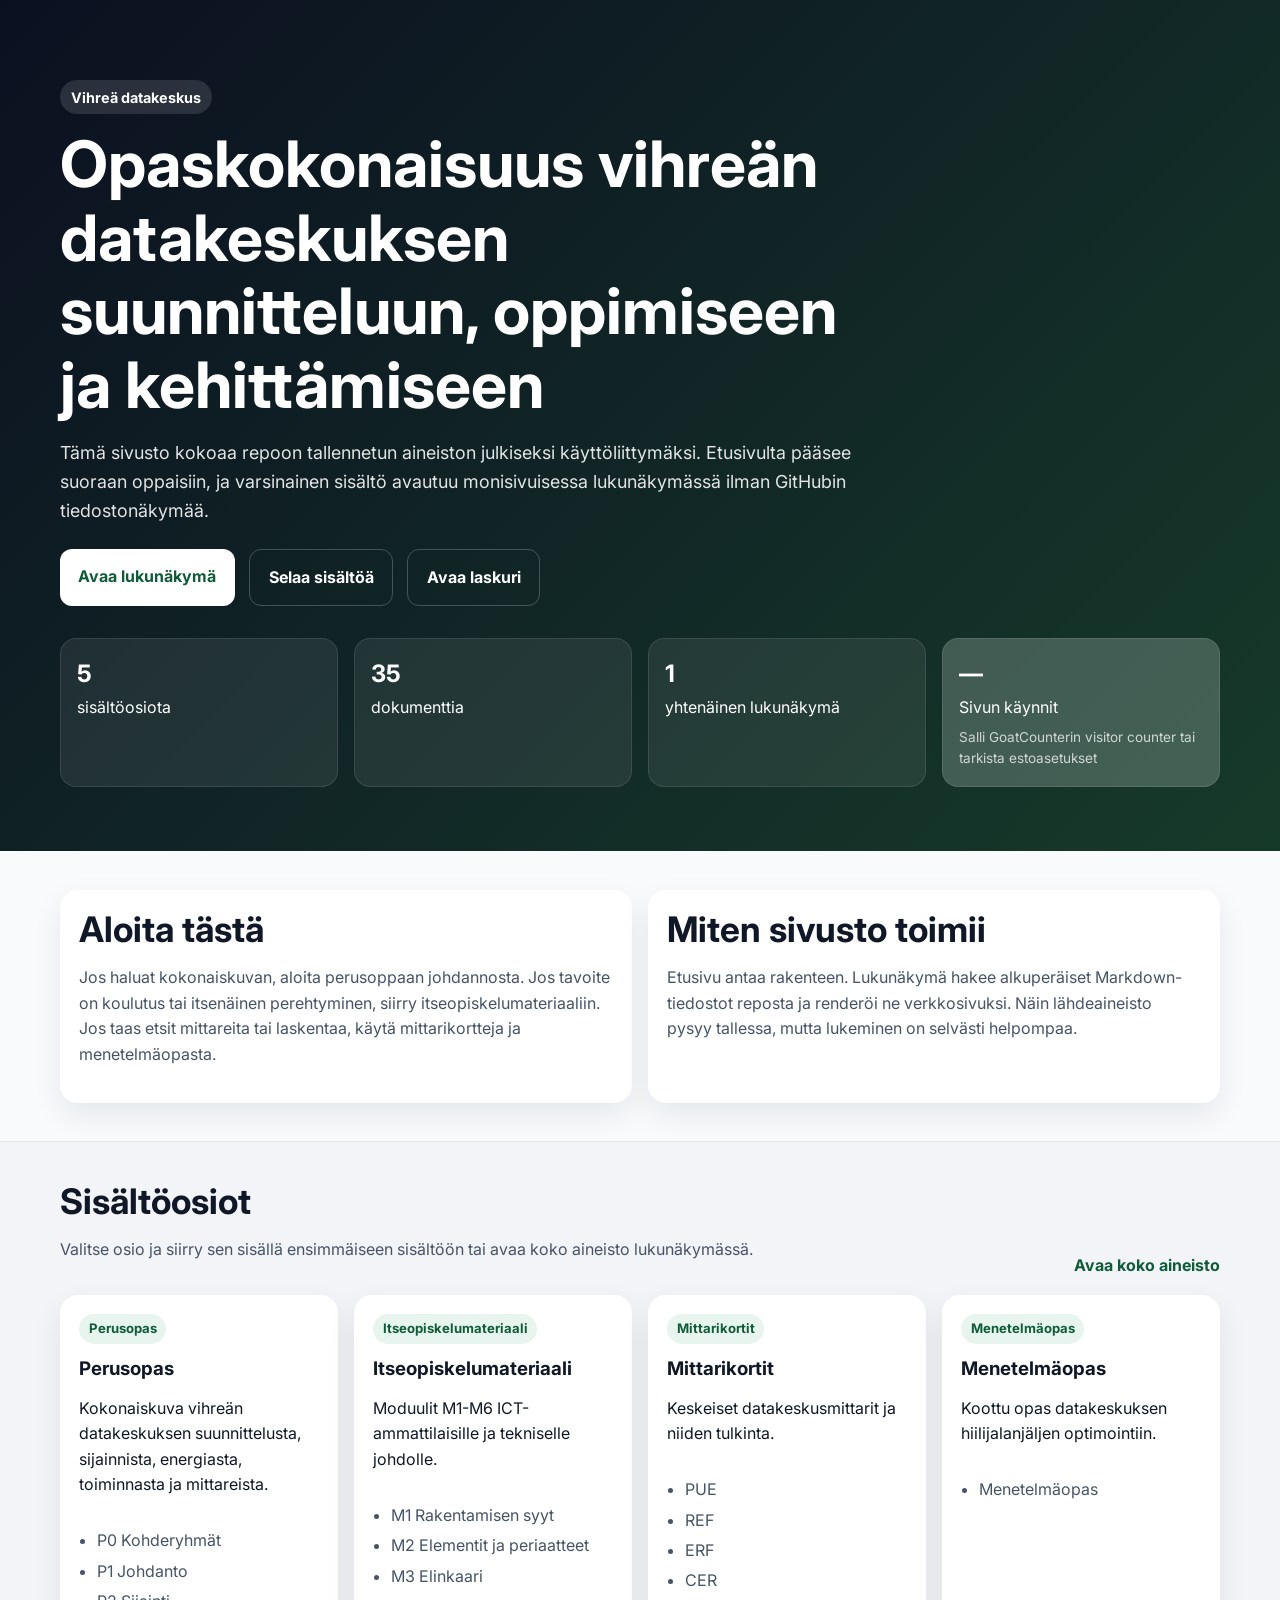
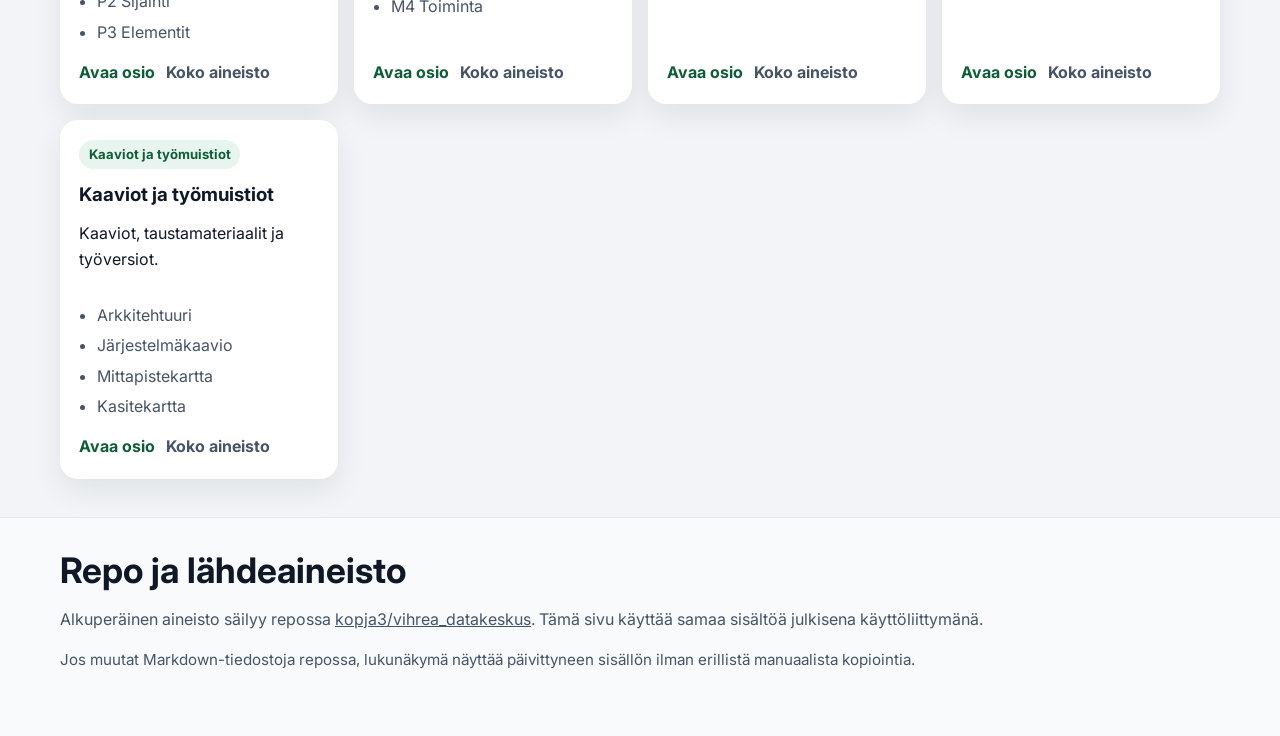
<file: docs/index.html>
<!DOCTYPE html>
<html lang="fi">
<head>
  <meta charset="UTF-8">
  <meta name="viewport" content="width=device-width, initial-scale=1.0">
  <title>Vihreä datakeskus</title>
  <meta name="description" content="Vihreä datakeskus -aineiston julkinen aloitussivu ja lukunäkymä.">
  <link rel="preconnect" href="https://fonts.googleapis.com">
  <link rel="preconnect" href="https://fonts.gstatic.com" crossorigin>
  <link href="https://fonts.googleapis.com/css2?family=Inter:wght@400;500;600;700;800&display=swap" rel="stylesheet">
  <script data-goatcounter="https://vihrea-datakeskus.goatcounter.com/count" async src="//gc.zgo.at/count.js"></script>
  <style>
    :root {
      --bg: #f8fafc;
      --surface: #ffffff;
      --surface-soft: #f2f4f7;
      --text: #101828;
      --muted: #475467;
      --line: #e4e7ec;
      --brand: #0f5c38;
      --brand-2: #157347;
      --brand-soft: #e8f5ee;
      --brand-soft-strong: rgba(232,245,238,0.22);
      --shadow: 0 12px 30px rgba(16,24,40,0.08);
      --radius: 18px;
      --container: 1160px;
    }
    * { box-sizing: border-box; }
    html { scroll-behavior: smooth; }
    body {
      margin: 0;
      font-family: Inter, system-ui, sans-serif;
      background: var(--bg);
      color: var(--text);
      line-height: 1.6;
    }
    a { color: inherit; }
    .container {
      width: min(var(--container), calc(100% - 2rem));
      margin: 0 auto;
    }
    .hero {
      background: linear-gradient(135deg, #0b1020 0%, #163a2a 100%);
      color: #fff;
      padding: 5rem 0 4rem;
    }
    .eyebrow {
      display: inline-block;
      padding: 0.35rem 0.7rem;
      border-radius: 999px;
      background: rgba(255,255,255,0.12);
      font-size: 0.9rem;
      font-weight: 700;
      margin-bottom: 0.8rem;
    }
    h1, h2, h3 { line-height: 1.15; margin: 0 0 0.75rem; }
    h1 { font-size: clamp(2.4rem, 5vw, 4.3rem); max-width: 820px; }
    h2 { font-size: clamp(1.6rem, 3vw, 2.2rem); }
    .lead {
      max-width: 820px;
      font-size: 1.12rem;
      color: rgba(255,255,255,0.88);
    }
    .hero-actions {
      display: flex;
      flex-wrap: wrap;
      gap: 0.9rem;
      margin-top: 1.5rem;
    }
    .button {
      display: inline-block;
      text-decoration: none;
      padding: 0.9rem 1.15rem;
      border-radius: 12px;
      font-weight: 700;
      transition: transform 0.18s ease;
    }
    .button:hover { transform: translateY(-1px); }
    .button.primary {
      background: #fff;
      color: var(--brand);
    }
    .button.secondary {
      border: 1px solid rgba(255,255,255,0.22);
      color: #fff;
    }
    .stats {
      display: grid;
      grid-template-columns: repeat(auto-fit, minmax(180px, 1fr));
      gap: 1rem;
      margin-top: 2rem;
    }
    .stat {
      background: rgba(255,255,255,0.08);
      border: 1px solid rgba(255,255,255,0.1);
      border-radius: 16px;
      padding: 1rem;
    }
    .stat strong {
      display: block;
      font-size: 1.5rem;
      margin-bottom: 0.15rem;
    }
    .stat.counter {
      background: var(--brand-soft-strong);
    }
    .stat small {
      display: block;
      margin-top: 0.35rem;
      color: rgba(255,255,255,0.75);
      font-size: 0.85rem;
    }
    .section {
      padding: 2.4rem 0;
    }
    .intro-grid, .card-grid {
      display: grid;
      gap: 1rem;
      grid-template-columns: repeat(auto-fit, minmax(250px, 1fr));
    }
    .card {
      background: var(--surface);
      border-radius: var(--radius);
      box-shadow: var(--shadow);
      padding: 1.2rem;
    }
    .card p, .section-intro, .mini-list, .footer p {
      color: var(--muted);
    }
    .section-header {
      display: flex;
      align-items: end;
      justify-content: space-between;
      gap: 1rem;
      margin-bottom: 1rem;
    }
    .section-header a {
      color: var(--brand);
      text-decoration: none;
      font-weight: 700;
    }
    .section-header a:hover { text-decoration: underline; }
    .topic-card {
      display: flex;
      flex-direction: column;
      gap: 0.9rem;
      background: var(--surface);
      border-radius: var(--radius);
      box-shadow: var(--shadow);
      padding: 1.2rem;
    }
    .topic-card .tag {
      align-self: start;
      padding: 0.28rem 0.6rem;
      border-radius: 999px;
      background: var(--brand-soft);
      color: var(--brand);
      font-size: 0.82rem;
      font-weight: 700;
    }
    .mini-list {
      margin: 0;
      padding-left: 1.1rem;
    }
    .mini-list li + li { margin-top: 0.3rem; }
    .topic-actions {
      margin-top: auto;
      display: flex;
      gap: 0.7rem;
      flex-wrap: wrap;
    }
    .topic-actions a {
      text-decoration: none;
      font-weight: 700;
      color: var(--brand);
    }
    .topic-actions a.secondary-link {
      color: var(--muted);
    }
    .strip {
      background: var(--surface-soft);
      border-top: 1px solid var(--line);
      border-bottom: 1px solid var(--line);
    }
    .footer {
      padding: 2rem 0 3rem;
    }
    .footer .small {
      font-size: 0.95rem;
    }
    @media (max-width: 700px) {
      .hero { padding: 4rem 0 3rem; }
      .section-header { display: block; }
    }
  </style>
</head>
<body>
  <header class="hero">
    <div class="container">
      <div class="eyebrow">Vihreä datakeskus</div>
      <h1>Opaskokonaisuus vihreän datakeskuksen suunnitteluun, oppimiseen ja kehittämiseen</h1>
      <p class="lead">Tämä sivusto kokoaa repoon tallennetun aineiston julkiseksi käyttöliittymäksi. Etusivulta pääsee suoraan oppaisiin, ja varsinainen sisältö avautuu monisivuisessa lukunäkymässä ilman GitHubin tiedostonäkymää.</p>
      <div class="hero-actions">
        <a class="button primary" href="./site-view.html">Avaa lukunäkymä</a>
        <a class="button secondary" href="#osiot">Selaa sisältöä</a>
        <a class="button secondary" href="./laskuri.html">Avaa laskuri</a>
      </div>
      <div class="stats" id="stats"></div>
    </div>
  </header>

  <section class="section">
    <div class="container intro-grid">
      <article class="card">
        <h2>Aloita tästä</h2>
        <p>Jos haluat kokonaiskuvan, aloita perusoppaan johdannosta. Jos tavoite on koulutus tai itsenäinen perehtyminen, siirry itseopiskelumateriaaliin. Jos taas etsit mittareita tai laskentaa, käytä mittarikortteja ja menetelmäopasta.</p>
      </article>
      <article class="card">
        <h2>Miten sivusto toimii</h2>
        <p>Etusivu antaa rakenteen. Lukunäkymä hakee alkuperäiset Markdown-tiedostot reposta ja renderöi ne verkkosivuksi. Näin lähdeaineisto pysyy tallessa, mutta lukeminen on selvästi helpompaa.</p>
      </article>
    </div>
  </section>

  <section id="osiot" class="section strip">
    <div class="container">
      <div class="section-header">
        <div>
          <h2>Sisältöosiot</h2>
          <p class="section-intro">Valitse osio ja siirry sen sisällä ensimmäiseen sisältöön tai avaa koko aineisto lukunäkymässä.</p>
        </div>
        <a href="./site-view.html">Avaa koko aineisto</a>
      </div>
      <div class="card-grid" id="sections"></div>
    </div>
  </section>

  <footer class="footer">
    <div class="container">
      <h2>Repo ja lähdeaineisto</h2>
      <p>Alkuperäinen aineisto säilyy repossa <a href="https://github.com/kopja3/vihrea_datakeskus" target="_blank" rel="noreferrer">kopja3/vihrea_datakeskus</a>. Tämä sivu käyttää samaa sisältöä julkisena käyttöliittymänä.</p>
      <p class="small">Jos muutat Markdown-tiedostoja repossa, lukunäkymä näyttää päivittyneen sisällön ilman erillistä manuaalista kopiointia.</p>
    </div>
  </footer>

  <script src="./site-data.js"></script>
  <script>
    const sectionsRoot = document.getElementById('sections');
    const statsRoot = document.getElementById('stats');
    const data = window.SITE_DATA;
    const totalSections = data.sections.length;
    const totalDocs = data.sections.reduce((sum, section) => sum + section.items.length, 0);

    function docHref(path) {
      return `./site-view.html?doc=${encodeURIComponent(path)}`;
    }

    function getGoatCounterPath() {
      return window.location.pathname + window.location.search;
    }

    statsRoot.innerHTML = `
      <div class="stat"><strong>${totalSections}</strong><span>sisältöosiota</span></div>
      <div class="stat"><strong>${totalDocs}</strong><span>dokumenttia</span></div>
      <div class="stat"><strong>1</strong><span>yhtenäinen lukunäkymä</span></div>
      <div class="stat counter"><strong id="visits-value">…</strong><span>Sivun käynnit</span><small id="visits-note">Ladataan käyntimäärää</small></div>
    `;

    const visitsValue = document.getElementById('visits-value');
    const visitsNote = document.getElementById('visits-note');

    function setVisits(value, note) {
      visitsValue.textContent = value;
      visitsNote.textContent = note;
    }

    async function loadVisits() {
      const path = getGoatCounterPath();
      const url = 'https://vihrea-datakeskus.goatcounter.com/counter/' + encodeURIComponent(path) + '.json';

      try {
        const response = await fetch(url, { cache: 'no-store' });
        if (!response.ok) {
          throw new Error('HTTP ' + response.status);
        }
        const payload = await response.json();
        if (!payload || typeof payload.count === 'undefined') {
          throw new Error('Missing count');
        }
        setVisits(payload.count || '0', 'GoatCounterin raportoimat käynnit tälle sivulle');
      } catch (error) {
        setVisits('—', 'Salli GoatCounterin visitor counter tai tarkista estoasetukset');
      }
    }

    loadVisits();

    sectionsRoot.innerHTML = data.sections.map(section => {
      const first = section.items[0];
      const preview = section.items.slice(0, 4).map(item => `<li>${item.title}</li>`).join('');
      return `
        <article class="topic-card">
          <span class="tag">${section.title}</span>
          <div>
            <h3>${section.title}</h3>
            <p>${section.summary}</p>
          </div>
          <ul class="mini-list">${preview}</ul>
          <div class="topic-actions">
            <a href="${docHref(first.path)}">Avaa osio</a>
            <a class="secondary-link" href="./site-view.html">Koko aineisto</a>
          </div>
        </article>
      `;
    }).join('');
  </script>
</body>
</html>
</file>
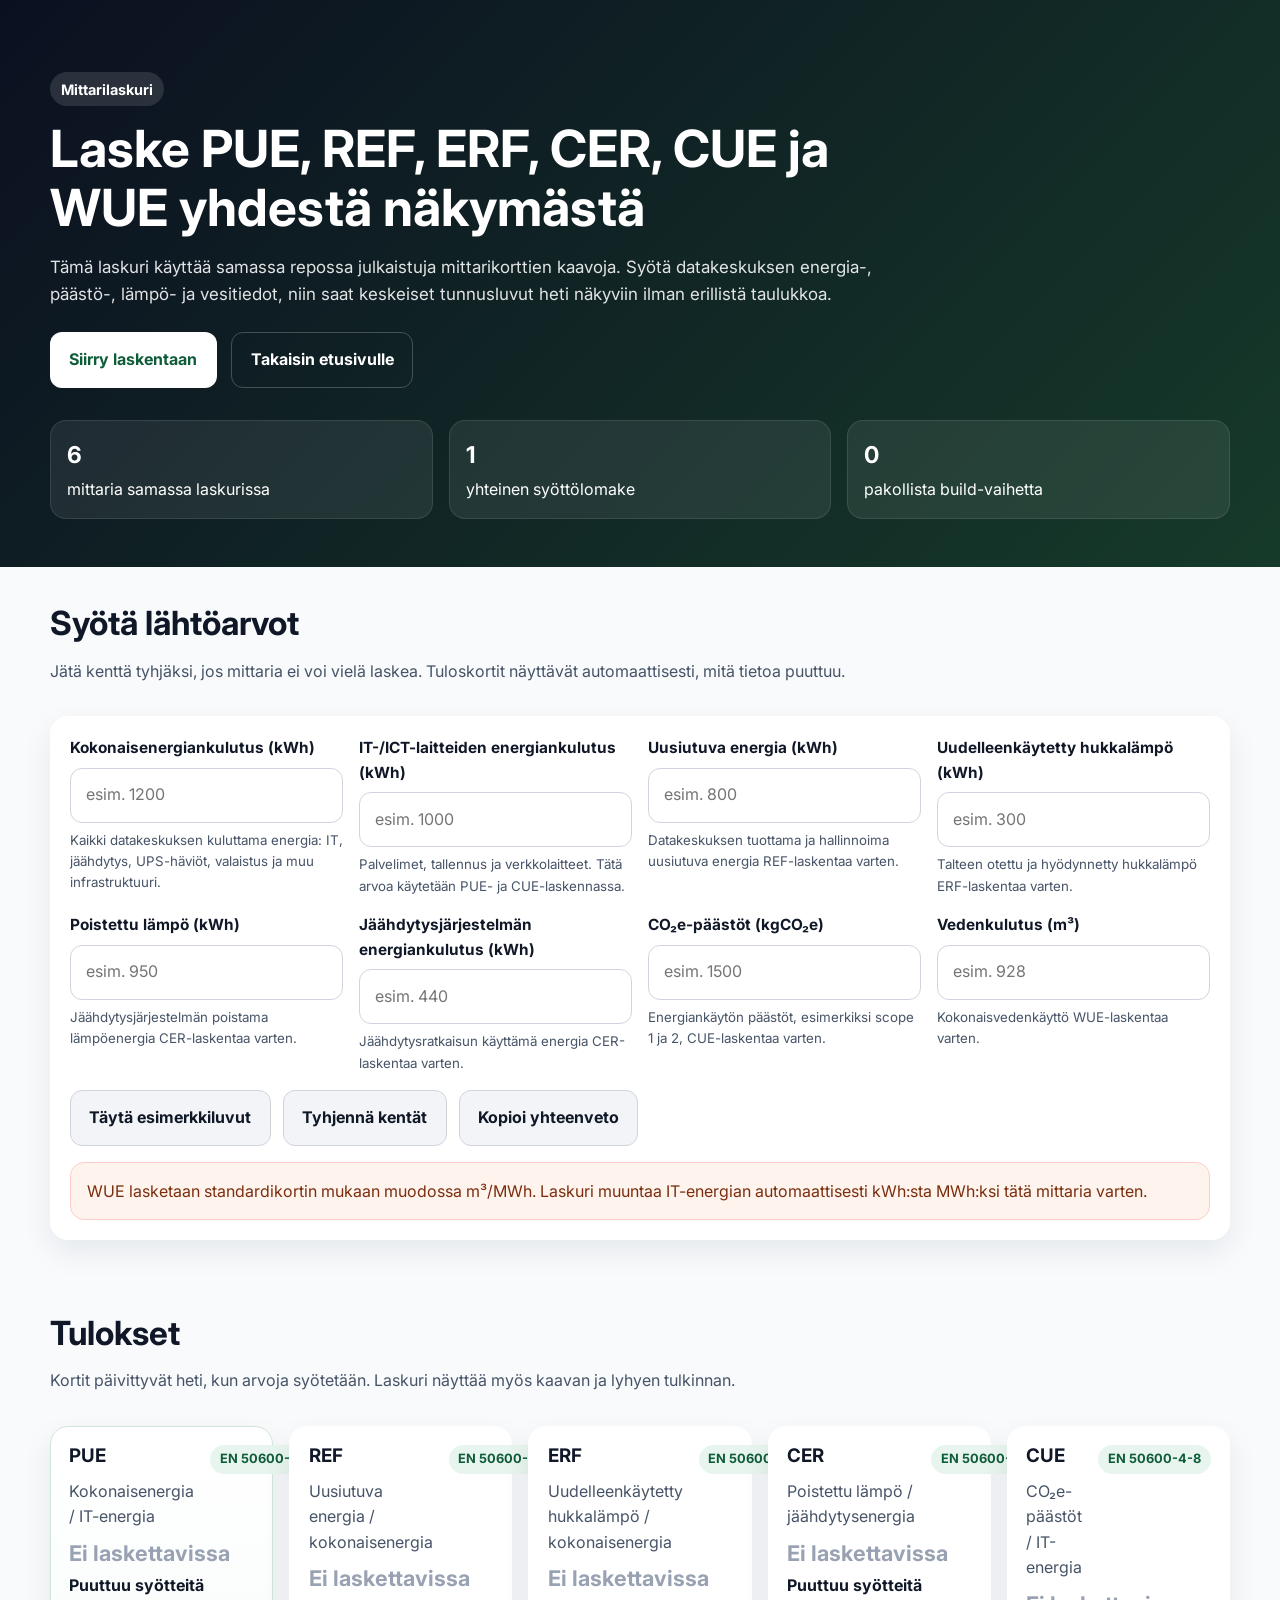
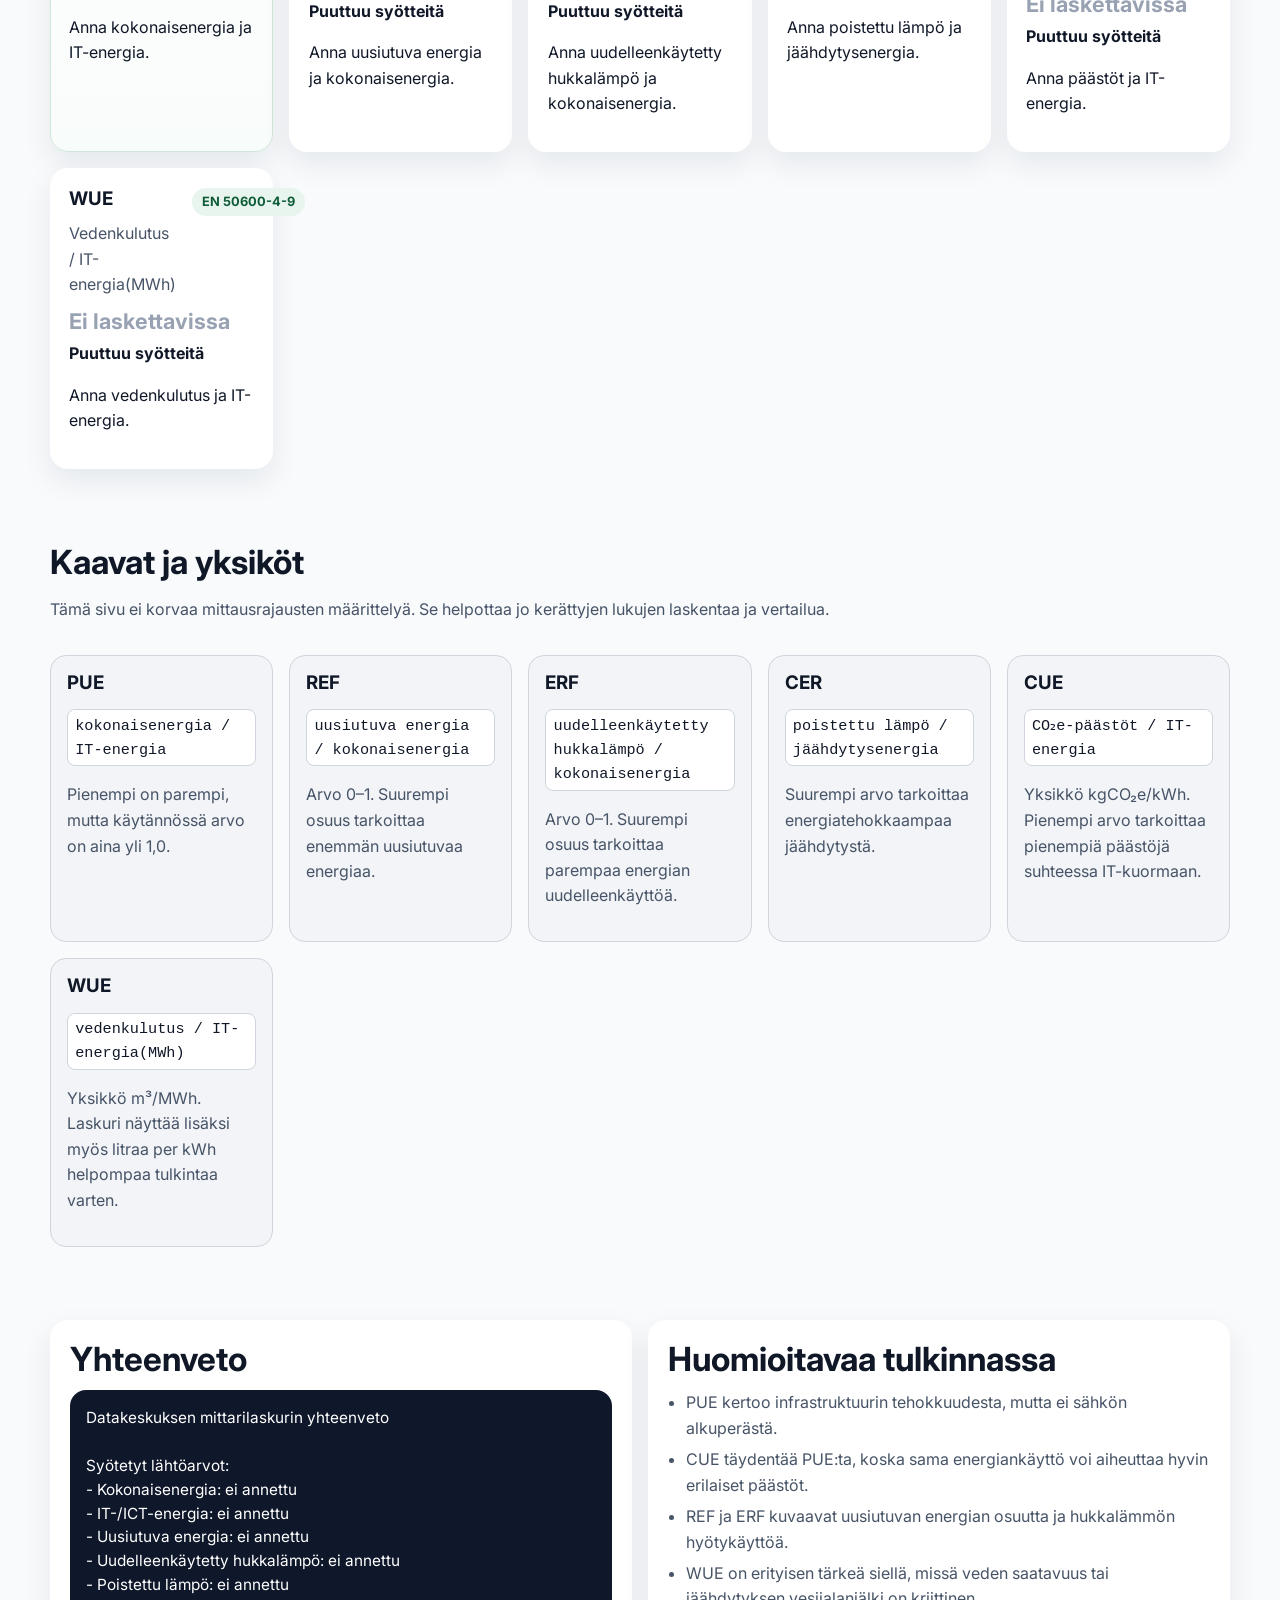
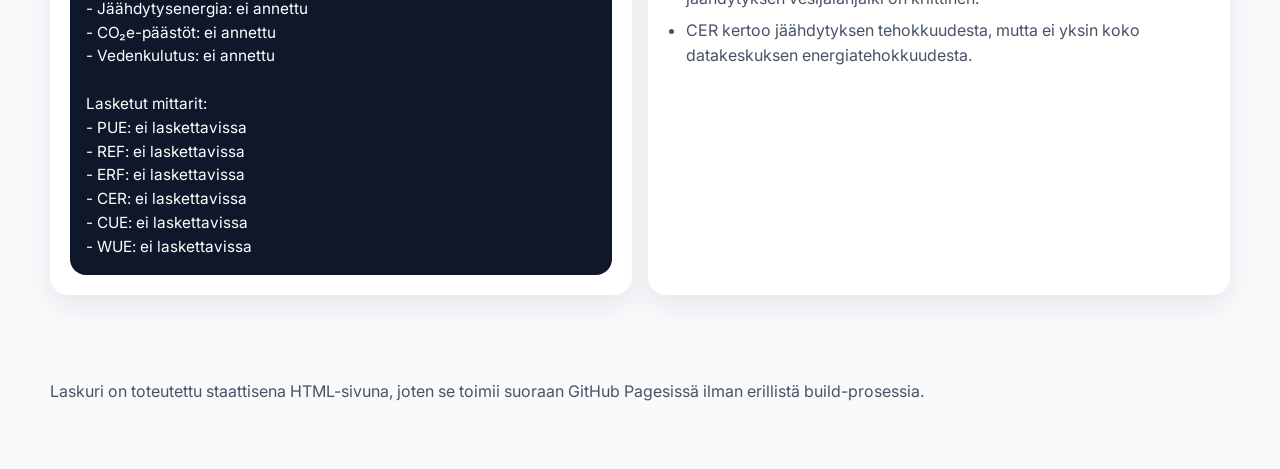
<file: docs/laskuri.html>
<!DOCTYPE html>
<html lang="fi">
<head>
  <meta charset="UTF-8">
  <meta name="viewport" content="width=device-width, initial-scale=1.0">
  <title>Vihreä datakeskus – mittarilaskuri</title>
  <meta name="description" content="Laske datakeskuksen PUE, REF, ERF, CER, CUE ja WUE yhdestä näkymästä.">
  <link rel="preconnect" href="https://fonts.googleapis.com">
  <link rel="preconnect" href="https://fonts.gstatic.com" crossorigin>
  <link href="https://fonts.googleapis.com/css2?family=Inter:wght@400;500;600;700;800&display=swap" rel="stylesheet">
  <style>
    :root {
      --bg: #f8fafc;
      --surface: #ffffff;
      --surface-soft: #f2f4f7;
      --text: #101828;
      --muted: #475467;
      --line: #d0d5dd;
      --brand: #0f5c38;
      --brand-2: #157347;
      --brand-soft: #e8f5ee;
      --warning: #b54708;
      --warning-soft: #fff4ed;
      --danger: #b42318;
      --shadow: 0 12px 30px rgba(16,24,40,0.08);
      --radius: 18px;
      --container: 1180px;
    }
    * { box-sizing: border-box; }
    html { scroll-behavior: smooth; }
    body {
      margin: 0;
      font-family: Inter, system-ui, sans-serif;
      background: var(--bg);
      color: var(--text);
      line-height: 1.6;
    }
    a { color: inherit; }
    .container {
      width: min(var(--container), calc(100% - 2rem));
      margin: 0 auto;
    }
    .hero {
      background: linear-gradient(135deg, #0b1020 0%, #163a2a 100%);
      color: #fff;
      padding: 4.5rem 0 3rem;
    }
    .eyebrow {
      display: inline-block;
      padding: 0.35rem 0.7rem;
      border-radius: 999px;
      background: rgba(255,255,255,0.12);
      font-size: 0.9rem;
      font-weight: 700;
      margin-bottom: 0.8rem;
    }
    h1, h2, h3 { line-height: 1.15; margin: 0 0 0.75rem; }
    h1 { font-size: clamp(2.2rem, 4vw, 3.6rem); max-width: 860px; }
    h2 { font-size: clamp(1.4rem, 2.6vw, 2.1rem); }
    .lead {
      max-width: 860px;
      font-size: 1.06rem;
      color: rgba(255,255,255,0.88);
    }
    .hero-actions {
      display: flex;
      flex-wrap: wrap;
      gap: 0.9rem;
      margin-top: 1.5rem;
    }
    .button {
      display: inline-flex;
      align-items: center;
      justify-content: center;
      gap: 0.45rem;
      padding: 0.9rem 1.15rem;
      border-radius: 12px;
      border: 1px solid transparent;
      background: transparent;
      color: inherit;
      cursor: pointer;
      text-decoration: none;
      font: inherit;
      font-weight: 700;
      transition: transform 0.18s ease, background-color 0.18s ease, border-color 0.18s ease;
    }
    .button:hover { transform: translateY(-1px); }
    .button.primary {
      background: #fff;
      color: var(--brand);
    }
    .button.secondary {
      border-color: rgba(255,255,255,0.22);
      color: #fff;
    }
    .button.ghost {
      background: var(--surface-soft);
      color: var(--text);
      border-color: var(--line);
    }
    .hero-stats {
      display: grid;
      grid-template-columns: repeat(auto-fit, minmax(180px, 1fr));
      gap: 1rem;
      margin-top: 2rem;
    }
    .hero-stat {
      background: rgba(255,255,255,0.08);
      border: 1px solid rgba(255,255,255,0.1);
      border-radius: 16px;
      padding: 1rem;
    }
    .hero-stat strong {
      display: block;
      font-size: 1.45rem;
      margin-bottom: 0.15rem;
    }
    .section {
      padding: 2.3rem 0;
    }
    .panel {
      background: var(--surface);
      border-radius: var(--radius);
      box-shadow: var(--shadow);
      padding: 1.25rem;
    }
    .panel p, .muted { color: var(--muted); }
    .input-grid, .result-grid, .formula-grid, .guide-grid {
      display: grid;
      gap: 1rem;
      grid-template-columns: repeat(auto-fit, minmax(220px, 1fr));
    }
    .field {
      display: flex;
      flex-direction: column;
      gap: 0.45rem;
    }
    .field label {
      font-weight: 700;
      font-size: 0.96rem;
    }
    .field small {
      color: var(--muted);
      min-height: 2.5em;
    }
    .field input {
      width: 100%;
      padding: 0.85rem 0.95rem;
      border-radius: 12px;
      border: 1px solid var(--line);
      background: #fff;
      color: var(--text);
      font: inherit;
    }
    .field input:focus {
      outline: 2px solid rgba(15,92,56,0.18);
      border-color: var(--brand-2);
    }
    .toolbar {
      display: flex;
      flex-wrap: wrap;
      gap: 0.75rem;
      margin-top: 1rem;
    }
    .section-header {
      display: flex;
      align-items: end;
      justify-content: space-between;
      gap: 1rem;
      margin-bottom: 1rem;
    }
    .result-card {
      background: var(--surface);
      border-radius: var(--radius);
      box-shadow: var(--shadow);
      padding: 1.15rem;
      border: 1px solid transparent;
    }
    .result-card.highlight {
      border-color: #cfe7d8;
      background: linear-gradient(180deg, #ffffff 0%, #f8fcfa 100%);
    }
    .metric-head {
      display: flex;
      align-items: start;
      justify-content: space-between;
      gap: 1rem;
      margin-bottom: 0.8rem;
    }
    .badge {
      display: inline-flex;
      align-items: center;
      padding: 0.25rem 0.6rem;
      border-radius: 999px;
      background: var(--brand-soft);
      color: var(--brand);
      font-size: 0.8rem;
      font-weight: 700;
      white-space: nowrap;
    }
    .value {
      font-size: 2rem;
      font-weight: 800;
      line-height: 1;
      margin: 0.2rem 0 0.55rem;
    }
    .value.empty {
      color: #98a2b3;
      font-size: 1.35rem;
      font-weight: 700;
    }
    .status {
      font-weight: 700;
      margin-bottom: 0.45rem;
    }
    .status.warn { color: var(--warning); }
    .status.bad { color: var(--danger); }
    .formula-card {
      background: var(--surface-soft);
      border-radius: 16px;
      padding: 1rem;
      border: 1px solid var(--line);
    }
    code.formula {
      display: inline-block;
      padding: 0.2rem 0.45rem;
      border-radius: 8px;
      background: #fff;
      border: 1px solid var(--line);
      font-family: ui-monospace, SFMono-Regular, Menlo, monospace;
      font-size: 0.95rem;
    }
    .notice {
      background: var(--warning-soft);
      border: 1px solid #fecdca;
      color: #7a2e0e;
      padding: 0.95rem 1rem;
      border-radius: 14px;
      margin-top: 1rem;
    }
    .footer {
      padding: 2rem 0 3rem;
    }
    .summary-box {
      background: #0f172a;
      color: #fff;
      border-radius: 16px;
      padding: 1rem;
      white-space: pre-wrap;
      font-size: 0.96rem;
      line-height: 1.55;
      min-height: 12rem;
    }
    ul.compact {
      margin: 0;
      padding-left: 1.15rem;
      color: var(--muted);
    }
    ul.compact li + li { margin-top: 0.35rem; }
    @media (max-width: 760px) {
      .hero { padding: 4rem 0 2.7rem; }
      .section-header { display: block; }
      .value { font-size: 1.75rem; }
    }
  </style>
</head>
<body>
  <header class="hero">
    <div class="container">
      <div class="eyebrow">Mittarilaskuri</div>
      <h1>Laske PUE, REF, ERF, CER, CUE ja WUE yhdestä näkymästä</h1>
      <p class="lead">Tämä laskuri käyttää samassa repossa julkaistuja mittarikorttien kaavoja. Syötä datakeskuksen energia-, päästö-, lämpö- ja vesitiedot, niin saat keskeiset tunnusluvut heti näkyviin ilman erillistä taulukkoa.</p>
      <div class="hero-actions">
        <a class="button primary" href="#laskenta">Siirry laskentaan</a>
        <a class="button secondary" href="./index.html">Takaisin etusivulle</a>
      </div>
      <div class="hero-stats">
        <div class="hero-stat"><strong>6</strong><span>mittaria samassa laskurissa</span></div>
        <div class="hero-stat"><strong>1</strong><span>yhteinen syöttölomake</span></div>
        <div class="hero-stat"><strong>0</strong><span>pakollista build-vaihetta</span></div>
      </div>
    </div>
  </header>

  <main>
    <section id="laskenta" class="section">
      <div class="container">
        <div class="section-header">
          <div>
            <h2>Syötä lähtöarvot</h2>
            <p class="muted">Jätä kenttä tyhjäksi, jos mittaria ei voi vielä laskea. Tuloskortit näyttävät automaattisesti, mitä tietoa puuttuu.</p>
          </div>
        </div>
        <div class="panel">
          <div class="input-grid">
            <div class="field">
              <label for="totalEnergy">Kokonaisenergiankulutus (kWh)</label>
              <input id="totalEnergy" name="totalEnergy" type="number" min="0" step="any" inputmode="decimal" placeholder="esim. 1200">
              <small>Kaikki datakeskuksen kuluttama energia: IT, jäähdytys, UPS-häviöt, valaistus ja muu infrastruktuuri.</small>
            </div>
            <div class="field">
              <label for="itEnergy">IT-/ICT-laitteiden energiankulutus (kWh)</label>
              <input id="itEnergy" name="itEnergy" type="number" min="0" step="any" inputmode="decimal" placeholder="esim. 1000">
              <small>Palvelimet, tallennus ja verkkolaitteet. Tätä arvoa käytetään PUE- ja CUE-laskennassa.</small>
            </div>
            <div class="field">
              <label for="renewableEnergy">Uusiutuva energia (kWh)</label>
              <input id="renewableEnergy" name="renewableEnergy" type="number" min="0" step="any" inputmode="decimal" placeholder="esim. 800">
              <small>Datakeskuksen tuottama ja hallinnoima uusiutuva energia REF-laskentaa varten.</small>
            </div>
            <div class="field">
              <label for="reusedHeat">Uudelleenkäytetty hukkalämpö (kWh)</label>
              <input id="reusedHeat" name="reusedHeat" type="number" min="0" step="any" inputmode="decimal" placeholder="esim. 300">
              <small>Talteen otettu ja hyödynnetty hukkalämpö ERF-laskentaa varten.</small>
            </div>
            <div class="field">
              <label for="removedHeat">Poistettu lämpö (kWh)</label>
              <input id="removedHeat" name="removedHeat" type="number" min="0" step="any" inputmode="decimal" placeholder="esim. 950">
              <small>Jäähdytysjärjestelmän poistama lämpöenergia CER-laskentaa varten.</small>
            </div>
            <div class="field">
              <label for="coolingEnergy">Jäähdytysjärjestelmän energiankulutus (kWh)</label>
              <input id="coolingEnergy" name="coolingEnergy" type="number" min="0" step="any" inputmode="decimal" placeholder="esim. 440">
              <small>Jäähdytysratkaisun käyttämä energia CER-laskentaa varten.</small>
            </div>
            <div class="field">
              <label for="emissions">CO₂e-päästöt (kgCO₂e)</label>
              <input id="emissions" name="emissions" type="number" min="0" step="any" inputmode="decimal" placeholder="esim. 1500">
              <small>Energiankäytön päästöt, esimerkiksi scope 1 ja 2, CUE-laskentaa varten.</small>
            </div>
            <div class="field">
              <label for="waterUse">Vedenkulutus (m³)</label>
              <input id="waterUse" name="waterUse" type="number" min="0" step="any" inputmode="decimal" placeholder="esim. 928">
              <small>Kokonaisvedenkäyttö WUE-laskentaa varten.</small>
            </div>
          </div>
          <div class="toolbar">
            <button class="button ghost" type="button" id="fillExample">Täytä esimerkkiluvut</button>
            <button class="button ghost" type="button" id="clearAll">Tyhjennä kentät</button>
            <button class="button ghost" type="button" id="copySummary">Kopioi yhteenveto</button>
          </div>
          <div class="notice" id="notice">WUE lasketaan standardikortin mukaan muodossa m³/MWh. Laskuri muuntaa IT-energian automaattisesti kWh:sta MWh:ksi tätä mittaria varten.</div>
        </div>
      </div>
    </section>

    <section class="section">
      <div class="container">
        <div class="section-header">
          <div>
            <h2>Tulokset</h2>
            <p class="muted">Kortit päivittyvät heti, kun arvoja syötetään. Laskuri näyttää myös kaavan ja lyhyen tulkinnan.</p>
          </div>
        </div>
        <div class="result-grid" id="results"></div>
      </div>
    </section>

    <section class="section">
      <div class="container">
        <div class="section-header">
          <div>
            <h2>Kaavat ja yksiköt</h2>
            <p class="muted">Tämä sivu ei korvaa mittausrajausten määrittelyä. Se helpottaa jo kerättyjen lukujen laskentaa ja vertailua.</p>
          </div>
        </div>
        <div class="formula-grid">
          <article class="formula-card">
            <h3>PUE</h3>
            <p><code class="formula">kokonaisenergia / IT-energia</code></p>
            <p class="muted">Pienempi on parempi, mutta käytännössä arvo on aina yli 1,0.</p>
          </article>
          <article class="formula-card">
            <h3>REF</h3>
            <p><code class="formula">uusiutuva energia / kokonaisenergia</code></p>
            <p class="muted">Arvo 0–1. Suurempi osuus tarkoittaa enemmän uusiutuvaa energiaa.</p>
          </article>
          <article class="formula-card">
            <h3>ERF</h3>
            <p><code class="formula">uudelleenkäytetty hukkalämpö / kokonaisenergia</code></p>
            <p class="muted">Arvo 0–1. Suurempi osuus tarkoittaa parempaa energian uudelleenkäyttöä.</p>
          </article>
          <article class="formula-card">
            <h3>CER</h3>
            <p><code class="formula">poistettu lämpö / jäähdytysenergia</code></p>
            <p class="muted">Suurempi arvo tarkoittaa energiatehokkaampaa jäähdytystä.</p>
          </article>
          <article class="formula-card">
            <h3>CUE</h3>
            <p><code class="formula">CO₂e-päästöt / IT-energia</code></p>
            <p class="muted">Yksikkö kgCO₂e/kWh. Pienempi arvo tarkoittaa pienempiä päästöjä suhteessa IT-kuormaan.</p>
          </article>
          <article class="formula-card">
            <h3>WUE</h3>
            <p><code class="formula">vedenkulutus / IT-energia(MWh)</code></p>
            <p class="muted">Yksikkö m³/MWh. Laskuri näyttää lisäksi myös litraa per kWh helpompaa tulkintaa varten.</p>
          </article>
        </div>
      </div>
    </section>

    <section class="section">
      <div class="container guide-grid">
        <article class="panel">
          <h2>Yhteenveto</h2>
          <div class="summary-box" id="summaryBox">Syötä luvut, niin tähän muodostuu kopioitava yhteenveto.</div>
        </article>
        <article class="panel">
          <h2>Huomioitavaa tulkinnassa</h2>
          <ul class="compact">
            <li>PUE kertoo infrastruktuurin tehokkuudesta, mutta ei sähkön alkuperästä.</li>
            <li>CUE täydentää PUE:ta, koska sama energiankäyttö voi aiheuttaa hyvin erilaiset päästöt.</li>
            <li>REF ja ERF kuvaavat uusiutuvan energian osuutta ja hukkalämmön hyötykäyttöä.</li>
            <li>WUE on erityisen tärkeä siellä, missä veden saatavuus tai jäähdytyksen vesijalanjälki on kriittinen.</li>
            <li>CER kertoo jäähdytyksen tehokkuudesta, mutta ei yksin koko datakeskuksen energiatehokkuudesta.</li>
          </ul>
        </article>
      </div>
    </section>
  </main>

  <footer class="footer">
    <div class="container">
      <p class="muted">Laskuri on toteutettu staattisena HTML-sivuna, joten se toimii suoraan GitHub Pagesissä ilman erillistä build-prosessia.</p>
    </div>
  </footer>

  <script>
    const $ = (id) => document.getElementById(id);

    const fields = {
      totalEnergy: $("totalEnergy"),
      itEnergy: $("itEnergy"),
      renewableEnergy: $("renewableEnergy"),
      reusedHeat: $("reusedHeat"),
      removedHeat: $("removedHeat"),
      coolingEnergy: $("coolingEnergy"),
      emissions: $("emissions"),
      waterUse: $("waterUse")
    };

    const resultsRoot = $("results");
    const summaryBox = $("summaryBox");
    const fillExampleButton = $("fillExample");
    const clearAllButton = $("clearAll");
    const copySummaryButton = $("copySummary");

    const metrics = [
      {
        key: "pue",
        title: "PUE",
        badge: "EN 50600-4-2",
        formula: "Kokonaisenergia / IT-energia",
        compute: (v) => divide(v.totalEnergy, v.itEnergy),
        display: (value) => formatNumber(value),
        detail: (value) => {
          if (value === null) return "Anna kokonaisenergia ja IT-energia.";
          if (value < 1) return "Tarkista syötteet: PUE ei voi käytännössä olla alle 1,0.";
          if (value <= 1.2) return "Erittäin tehokas taso.";
          if (value <= 1.5) return "Hyvä taso nykyaikaiselle datakeskukselle.";
          if (value <= 2.0) return "Kohtalainen taso. Optimointipotentiaalia on.";
          return "Korkea arvo. Tukijärjestelmien kulutusta kannattaa tarkastella.";
        },
        status: (value) => {
          if (value === null) return "Puuttuu syötteitä";
          if (value < 1) return "Tarkista syötteet";
          if (value <= 1.5) return "Hyvä";
          if (value <= 2.0) return "Keskitaso";
          return "Heikko";
        },
        tone: (value) => {
          if (value === null) return "";
          if (value < 1) return "bad";
          if (value <= 1.5) return "";
          if (value <= 2.0) return "warn";
          return "bad";
        }
      },
      {
        key: "ref",
        title: "REF",
        badge: "EN 50600-4-3",
        formula: "Uusiutuva energia / kokonaisenergia",
        compute: (v) => divide(v.renewableEnergy, v.totalEnergy),
        display: (value) => value === null ? null : `${formatNumber(value)} (${formatPercent(value)})`,
        detail: (value) => value === null ? "Anna uusiutuva energia ja kokonaisenergia." : "Suurempi osuus tarkoittaa enemmän uusiutuvaa energiaa kokonaiskulutuksesta.",
        status: (value) => value === null ? "Puuttuu syötteitä" : "Suurempi on parempi",
        tone: () => ""
      },
      {
        key: "erf",
        title: "ERF",
        badge: "EN 50600-4-6",
        formula: "Uudelleenkäytetty hukkalämpö / kokonaisenergia",
        compute: (v) => divide(v.reusedHeat, v.totalEnergy),
        display: (value) => value === null ? null : `${formatNumber(value)} (${formatPercent(value)})`,
        detail: (value) => value === null ? "Anna uudelleenkäytetty hukkalämpö ja kokonaisenergia." : "Suurempi osuus tarkoittaa parempaa hukkalämmön hyötykäyttöä.",
        status: (value) => value === null ? "Puuttuu syötteitä" : "Suurempi on parempi",
        tone: () => ""
      },
      {
        key: "cer",
        title: "CER",
        badge: "EN 50600-4-7",
        formula: "Poistettu lämpö / jäähdytysenergia",
        compute: (v) => divide(v.removedHeat, v.coolingEnergy),
        display: (value) => formatNumber(value),
        detail: (value) => value === null ? "Anna poistettu lämpö ja jäähdytysenergia." : "Suurempi arvo tarkoittaa energiatehokkaampaa jäähdytystä.",
        status: (value) => value === null ? "Puuttuu syötteitä" : "Suurempi on parempi",
        tone: () => ""
      },
      {
        key: "cue",
        title: "CUE",
        badge: "EN 50600-4-8",
        formula: "CO₂e-päästöt / IT-energia",
        compute: (v) => divide(v.emissions, v.itEnergy),
        display: (value) => value === null ? null : `${formatNumber(value)} kgCO₂e/kWh`,
        detail: (value) => value === null ? "Anna päästöt ja IT-energia." : "Pienempi arvo tarkoittaa pienempiä päästöjä suhteessa IT-kuormaan.",
        status: (value) => value === null ? "Puuttuu syötteitä" : "Pienempi on parempi",
        tone: () => ""
      },
      {
        key: "wue",
        title: "WUE",
        badge: "EN 50600-4-9",
        formula: "Vedenkulutus / IT-energia(MWh)",
        compute: (v) => {
          const itMWh = toMWh(v.itEnergy);
          return divide(v.waterUse, itMWh);
        },
        display: (value) => {
          if (value === null) return null;
          const litersPerKWh = value;
          return `${formatNumber(value)} m³/MWh · ${formatNumber(litersPerKWh)} l/kWh`;
        },
        detail: (value) => value === null ? "Anna vedenkulutus ja IT-energia." : "Pienempi arvo tarkoittaa tehokkaampaa vedenkäyttöä.",
        status: (value) => value === null ? "Puuttuu syötteitä" : "Pienempi on parempi",
        tone: () => ""
      }
    ];

    function readValues() {
      const values = {};
      for (const [key, input] of Object.entries(fields)) {
        const raw = input.value.trim();
        values[key] = raw === "" ? null : Number(raw);
      }
      return values;
    }

    function divide(a, b) {
      if (a === null || b === null) return null;
      if (!Number.isFinite(a) || !Number.isFinite(b) || b <= 0 || a < 0) return NaN;
      return a / b;
    }

    function toMWh(kWh) {
      if (kWh === null) return null;
      if (!Number.isFinite(kWh) || kWh < 0) return NaN;
      return kWh / 1000;
    }

    function formatNumber(value) {
      if (value === null) return null;
      if (!Number.isFinite(value)) return "Virhe";
      return new Intl.NumberFormat('fi-FI', { maximumFractionDigits: 3 }).format(value);
    }

    function formatPercent(value) {
      return new Intl.NumberFormat('fi-FI', { style: 'percent', maximumFractionDigits: 1 }).format(value);
    }

    function metricCard(metric, value) {
      const displayValue = metric.display(value);
      const detail = Number.isNaN(value)
        ? "Tarkista syötteet: jakaja ei voi olla nolla tai negatiivinen, eikä arvo voi olla negatiivinen."
        : metric.detail(value);
      const statusText = Number.isNaN(value) ? "Virheellinen syöte" : metric.status(value);
      const tone = Number.isNaN(value) ? "bad" : metric.tone(value);
      const shownValue = displayValue || "Ei laskettavissa";
      return `
        <article class="result-card ${metric.key === 'pue' ? 'highlight' : ''}">
          <div class="metric-head">
            <div>
              <h3>${metric.title}</h3>
              <div class="muted">${metric.formula}</div>
            </div>
            <span class="badge">${metric.badge}</span>
          </div>
          <div class="value ${displayValue ? '' : 'empty'}">${shownValue}</div>
          <div class="status ${tone}">${statusText}</div>
          <p>${detail}</p>
        </article>
      `;
    }

    function buildSummary(values, computed) {
      const lines = [
        "Datakeskuksen mittarilaskurin yhteenveto",
        "",
        "Syötetyt lähtöarvot:",
        `- Kokonaisenergia: ${withUnit(values.totalEnergy, 'kWh')}`,
        `- IT-/ICT-energia: ${withUnit(values.itEnergy, 'kWh')}`,
        `- Uusiutuva energia: ${withUnit(values.renewableEnergy, 'kWh')}`,
        `- Uudelleenkäytetty hukkalämpö: ${withUnit(values.reusedHeat, 'kWh')}`,
        `- Poistettu lämpö: ${withUnit(values.removedHeat, 'kWh')}`,
        `- Jäähdytysenergia: ${withUnit(values.coolingEnergy, 'kWh')}`,
        `- CO₂e-päästöt: ${withUnit(values.emissions, 'kgCO₂e')}`,
        `- Vedenkulutus: ${withUnit(values.waterUse, 'm³')}`,
        "",
        "Lasketut mittarit:",
        `- PUE: ${metricSummary('pue', computed.pue)}`,
        `- REF: ${metricSummary('ref', computed.ref)}`,
        `- ERF: ${metricSummary('erf', computed.erf)}`,
        `- CER: ${metricSummary('cer', computed.cer)}`,
        `- CUE: ${metricSummary('cue', computed.cue)}`,
        `- WUE: ${metricSummary('wue', computed.wue)}`
      ];
      return lines.join("\n");
    }

    function withUnit(value, unit) {
      if (value === null) return "ei annettu";
      if (!Number.isFinite(value)) return "virheellinen arvo";
      return `${formatNumber(value)} ${unit}`;
    }

    function metricSummary(key, value) {
      if (value === null) return "ei laskettavissa";
      if (!Number.isFinite(value)) return "virheellinen syöte";
      if (key === 'ref' || key === 'erf') return `${formatNumber(value)} (${formatPercent(value)})`;
      if (key === 'cue') return `${formatNumber(value)} kgCO₂e/kWh`;
      if (key === 'wue') return `${formatNumber(value)} m³/MWh`;
      return formatNumber(value);
    }

    function render() {
      const values = readValues();
      const computed = {};
      metrics.forEach(metric => {
        computed[metric.key] = metric.compute(values);
      });
      resultsRoot.innerHTML = metrics.map(metric => metricCard(metric, computed[metric.key])).join('');
      summaryBox.textContent = buildSummary(values, computed);
    }

    Object.values(fields).forEach(input => input.addEventListener('input', render));

    fillExampleButton.addEventListener('click', () => {
      fields.totalEnergy.value = '1200';
      fields.itEnergy.value = '1000';
      fields.renewableEnergy.value = '804';
      fields.reusedHeat.value = '300';
      fields.removedHeat.value = '950';
      fields.coolingEnergy.value = '440';
      fields.emissions.value = '150';
      fields.waterUse.value = '928';
      render();
      window.location.hash = '#laskenta';
    });

    clearAllButton.addEventListener('click', () => {
      Object.values(fields).forEach(input => {
        input.value = '';
      });
      render();
    });

    copySummaryButton.addEventListener('click', async () => {
      const text = summaryBox.textContent;
      try {
        await navigator.clipboard.writeText(text);
        copySummaryButton.textContent = 'Yhteenveto kopioitu';
        setTimeout(() => {
          copySummaryButton.textContent = 'Kopioi yhteenveto';
        }, 1800);
      } catch (error) {
        copySummaryButton.textContent = 'Kopiointi ei onnistunut';
        setTimeout(() => {
          copySummaryButton.textContent = 'Kopioi yhteenveto';
        }, 1800);
      }
    });

    render();
  </script>
</body>
</html>
</file>
